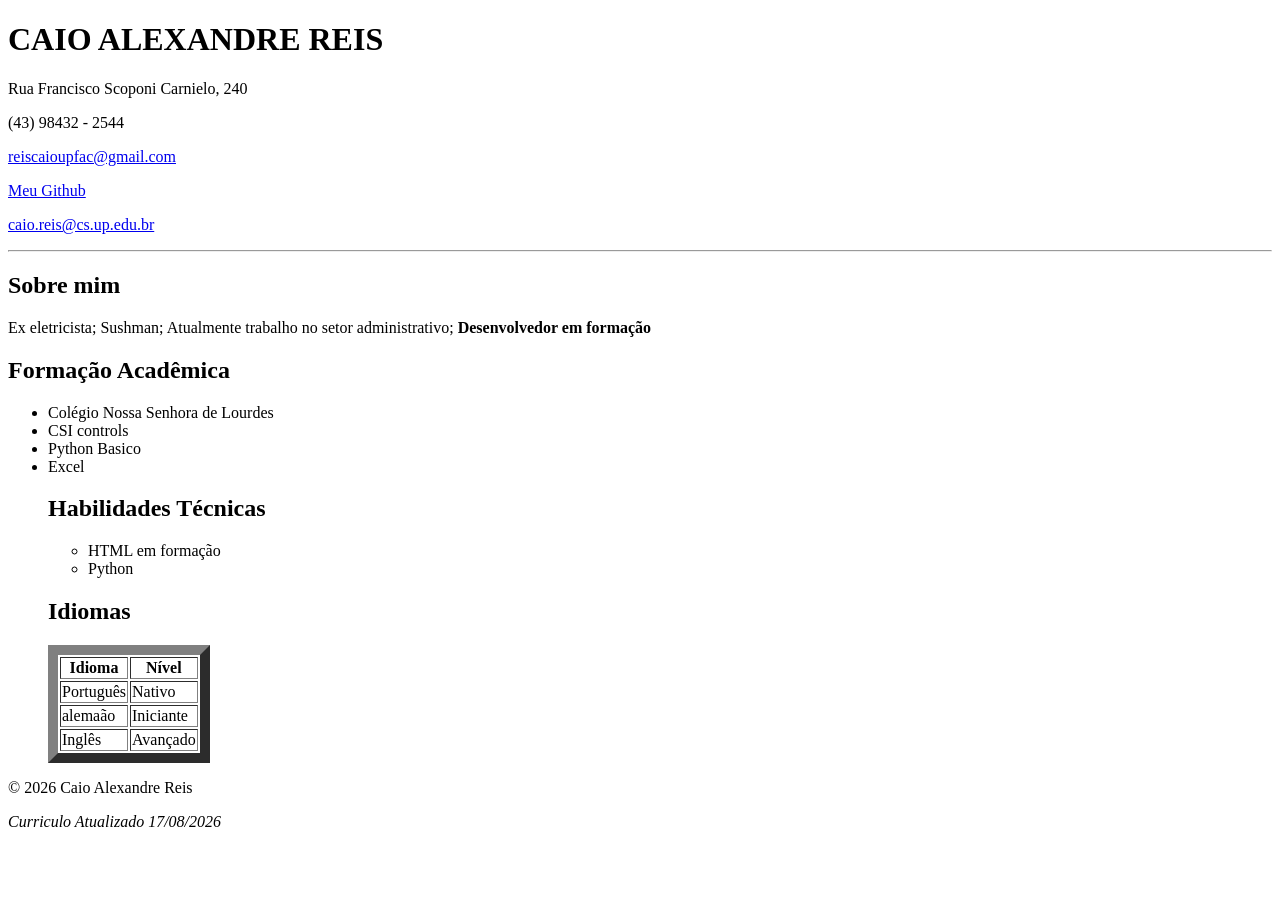
<file: index.html>
<!DOCTYPE html>
<html lang="pt-br"
    <head>
        <meta charset="UTF-8">
        <title>Curriculo Caio</title>
    </head>
    <body>
        <div>
         <h1> CAIO ALEXANDRE REIS </h1>    
        </div>
         <p> Rua Francisco Scoponi Carnielo, 240</p>
        <div>
         <p>(43) 98432 - 2544</p>
         <a href="mailto:reiscaioupfac@gmail.com">reiscaioupfac@gmail.com</a>
        </div>

        <div>

        </div>

    </body>
    </html>
    <p>
            <p> <a href="https://github.com/caioreis2806">Meu Github </p>

            </a>

            <a href="caio: caio.reis@cs.up.edu.br">
                caio.reis@cs.up.edu.br
            </a>
        </section>
        </p>
    </header>
    <hr>
    <main>
        <section>
            <h2>Sobre mim</h2>
            <p> Ex eletricista; Sushman; Atualmente trabalho no setor administrativo;<b> Desenvolvedor em formação </b>
            </p>
            <p> <h2>Formação Acadêmica</h2>
                <p>
                       <ul>
                    <li>Colégio Nossa Senhora de Lourdes</li>
                    <li>CSI controls</li>
                    <li>Python Basico</li>
                    <li>Excel</li>
                </p>
            </p>
            <section>
                <h2>Habilidades Técnicas</h2>
                <ul>
                    <li>HTML em formação</li>
                    <li>Python</li>                    
            </section>
            <section>
                <h2>Idiomas</h2>
                <table border="10">
                    <tr>
                        <th>Idioma</th>
                        <th>Nível</th>
                    </tr>
                    <tr>
                        <td>Português</td>
                        <td>Nativo</td>
                    </tr>
                    <td>alemaão</td>
                    <td>Iniciante</td>
                    <tr>
                        <td>Inglês</td>
                        <td>Avançado</td>
                    </tr>
                    </tr>
                </table>
            </section>
            <div></div>
        </section>
    </main>

    <footer>
        <p>&copy; 2026 Caio Alexandre Reis <p><em>Curriculo Atualizado 17/08/2026</em></p></p>
    </footer>
</body>

</html>
</file>
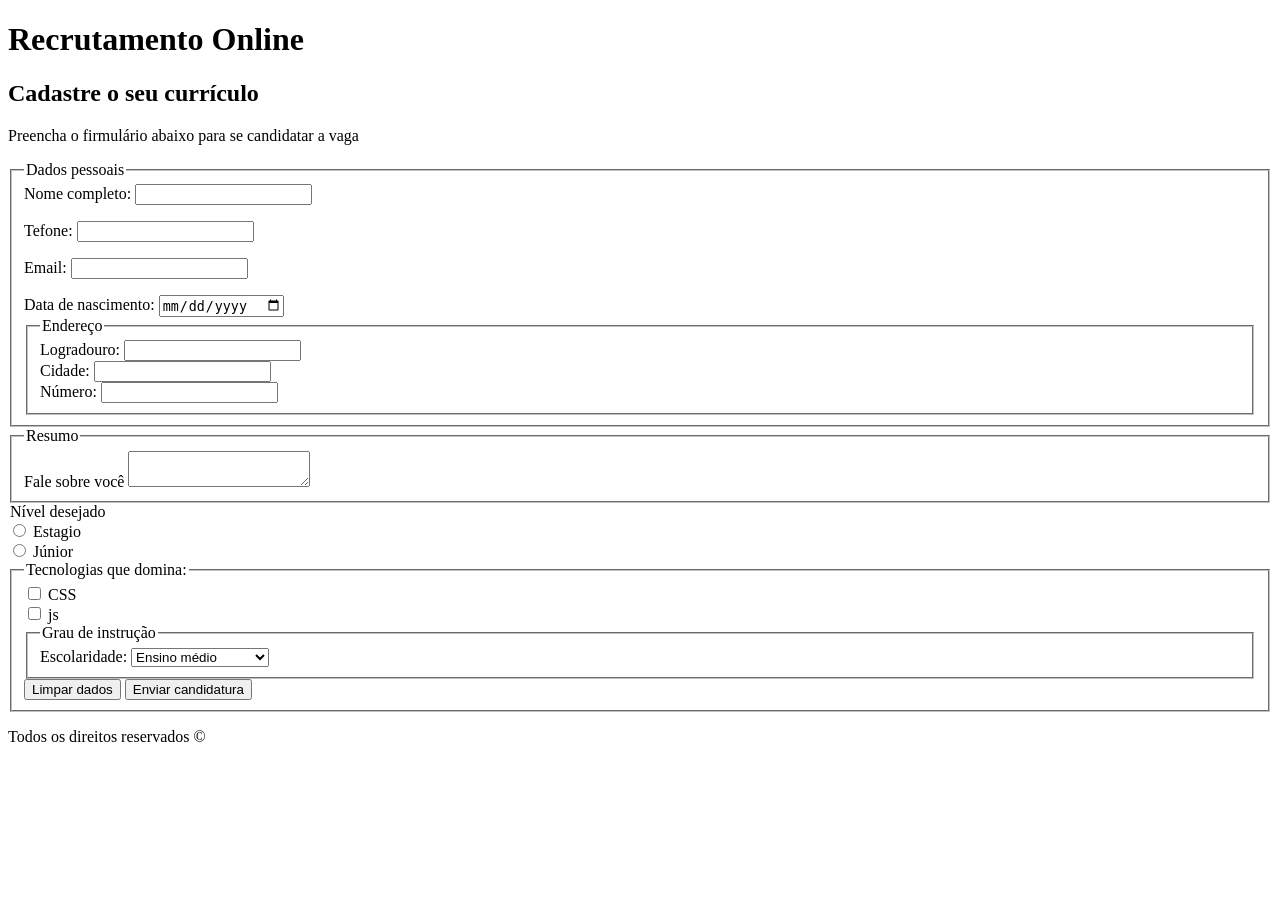
<file: aula 3/index.html>
<!DOCTYPE html>
<html lang="pt-br">
    <head>
      <title>Recrutamento online</title>
        <meta charset="UTF-8">  
      </head>
    <body>
        <header>
            <h1>Recrutamento Online<h1/>

        </header>
         <main>
           <section>
             <h2>Cadastre o seu currículo</h2>
            <form action="#" method="post" >
                <p>Preencha o firmulário abaixo para se candidatar a vaga</p>
                <fieldset> 
                <legend>Dados pessoais</legend>
                   
                 <div>
                <label for "nome_id">Nome completo:</label>
                <input id="nome_id" name="nome" type="text">
                 </div> 
                <p></p>
                 <div>    
                <label for="telefone_id">Tefone:</label>
                <input id="telefone_id" name= "Telefone" type="tel">
                </div>
                <p></p>
                <div>
                    <label for="email_id">Email:</label>
                    <input id="email_id" name="email" type="email">
                </div>
                <p></p>
                <div>
                    <label for=" data_nasc_id">Data de nascimento:</label>
                    <input id="data_nasc_id" type="date">
                </div>

                <fieldset>
                    <legend>Endereço</legend>

                    <div>
                        <label for="Loradouro_id">Logradouro:</label>
                        <input id="Logradouro_id" name="cidade" type="text">
                    </div>

                    <div>
                        <label for="cidade_id">Cidade:</label>
                        <input id="cidade_id" name="cidade" type="text">
                    </div>

                    <div>
                        <label for="numero_id">Número:</label>
                        <input id="numero_id" name="numero" type="number">
                    </div>
                </fieldset>

                </fieldset>

                <fieldset>
                    <legend>Resumo</legend>
                    <div>
                        <label for="resumo_id">Fale sobre você</label>
                        <textarea id="resumo_id"
                                  name="resumo"></textarea>
                    </div>
                
                </fieldset>
                <legend>Nível desejado</legend>
                <div>
                    <input id="nivel_estagio_id" 
                           name="nivel" 
                           type="radio"
                           value="estagio">
                    <label for="nivel_estagio_id">Estagio</label>
                </div>
                <div>
                    <input id="nivel_junior_id" 
                           name="nivel" 
                           type="radio"
                           value="junior">
                    <label for="nivel_junior_id">Júnior</label>
                </div>
            </fieldset>

            <fieldset>
                <legend>Tecnologias que domina:</legend>
                <div>
                    <input id="tec_css_id"
                           name="Tecnologias"
                           type="checkbox"
                           value="css">
                    <label for="tec_css_id">CSS</label>

                </div>
                <div>
                    <input id="tec_js_id"
                           name="Tecnologias"
                           type="checkbox"
                           value="css">
                    <label for="tec_js_id">js</label>

                </div>
                
                <fieldset>
                    <legend>Grau de instrução</legend>
                    <div>
                        <label for="escolaridade_id">Escolaridade:</label>
                        <select id="escolaridade_id" name="escolaridade">
                            <option value="medio">Ensino médio</option>
                            <option value="graduacao">Graduação médio</option>
                            <option value="championsleague">Champions League</option>
                        </select>
                    </div>
                </fieldset>

                <div>
                    <button type="reset">Limpar dados</button>
                    <button type="submit">Enviar candidatura</button>
                </div>

            
            </form>
            </section>
         </main>
          <footer>
            <p>Todos os direitos reservados &copy;</p>
          </footer>
    </body>    
</html>
</file>
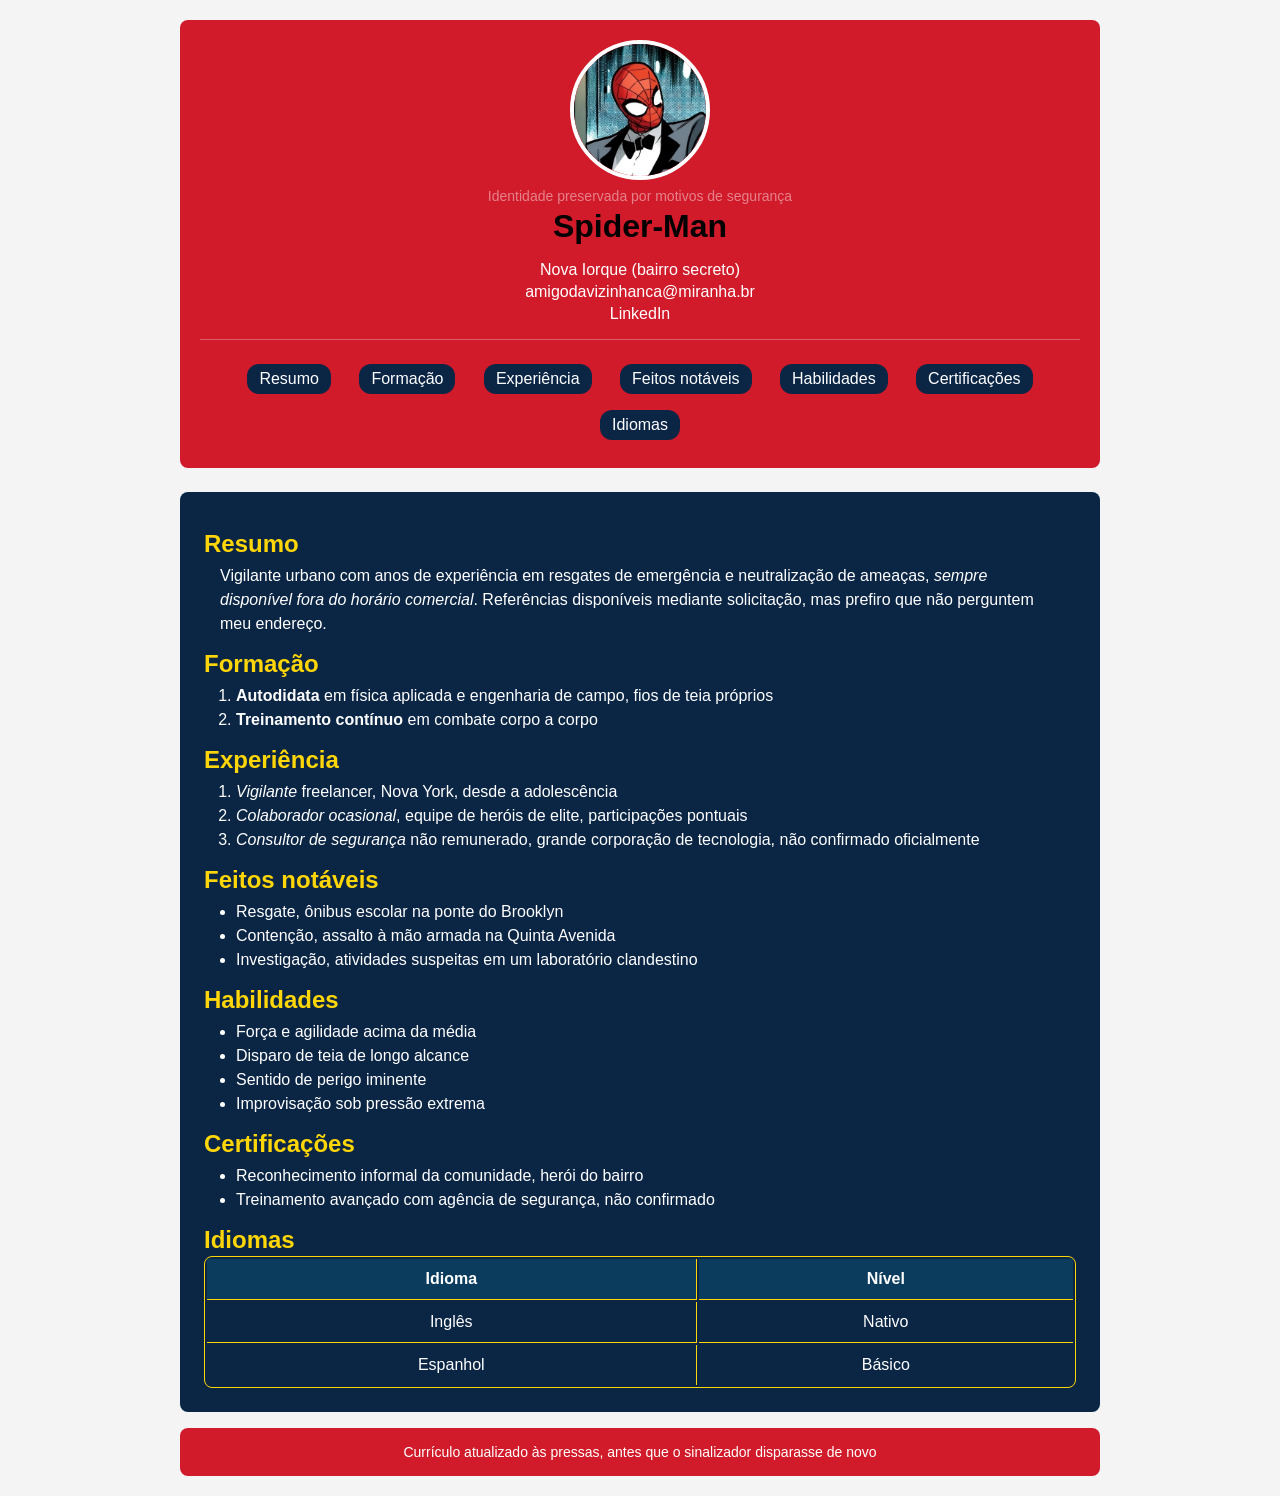
<file: aula-5/index.html>
<!DOCTYPE html>
<html lang="pt-br">
<head>
  <meta charset="UTF-8" />
  <meta name="viewport" content="width=device-width, initial-scale=1.0" />
  <title>Currículo Spider-Man</title>
  <link rel="stylesheet" href="./styles/global.css" />
</head>
<body>
  <header>
    <figure>
      <img src="./images/miranha.jpg" alt="Foto de perfil, pessoa mascarada com traje vermelho e azul" />
      <figcaption>Identidade preservada por motivos de segurança</figcaption>
    </figure>
    <h1 style="color: black;">Spider-Man</h1>
    <div class="header-info">
      <p>Nova Iorque (bairro secreto)</p>
      <p>
        <a href="mailto:amigodavizinhanca@miranha.br">amigodavizinhanca@miranha.br</a>
      </p>
      <p>
        <a href="https://www.linkedin.com/in/miranha/">LinkedIn</a>
      </p>
      <nav>
        <ul>
          <li><a href="#resumo">Resumo</a></li>
          <li><a href="#formacao">Formação</a></li>
          <li><a href="#experiencia">Experiência</a></li>
          <li><a href="#feitos">Feitos notáveis</a></li>
          <li><a href="#habilidades">Habilidades</a></li>
          <li><a href="#certificacoes">Certificações</a></li>
          <li><a href="#idiomas">Idiomas</a></li>
        </ul>
      </nav>
    </div>
  </header>

  <main>
    <section id="resumo">
      <h2>Resumo</h2>
      <p>
        Vigilante urbano com anos de experiência em resgates de emergência e neutralização de ameaças,
        <em>sempre disponível fora do horário comercial</em>. Referências disponíveis mediante solicitação,
        mas prefiro que não perguntem meu endereço.
      </p>
    </section>

    <section id="formacao">
      <h2>Formação</h2>
      <ol>
        <li><strong>Autodidata</strong> em física aplicada e engenharia de campo, fios de teia próprios</li>
        <li><strong>Treinamento contínuo</strong> em combate corpo a corpo</li>
      </ol>
    </section>

    <section id="experiencia">
      <h2>Experiência</h2>
      <ol>
        <li><em>Vigilante</em> freelancer, Nova York, desde a adolescência</li>
        <li><em>Colaborador ocasional</em>, equipe de heróis de elite, participações pontuais</li>
        <li><em>Consultor de segurança</em> não remunerado, grande corporação de tecnologia, não confirmado oficialmente</li>
      </ol>
    </section>

    <section id="feitos">
      <h2>Feitos notáveis</h2>
      <ul>
        <li>Resgate, ônibus escolar na ponte do Brooklyn</li>
        <li>Contenção, assalto à mão armada na Quinta Avenida</li>
        <li>Investigação, atividades suspeitas em um laboratório clandestino</li>
      </ul>
    </section>

    <section id="habilidades">
      <h2>Habilidades</h2>
      <ul>
        <li>Força e agilidade acima da média</li>
        <li>Disparo de teia de longo alcance</li>
        <li>Sentido de perigo iminente</li>
        <li>Improvisação sob pressão extrema</li>
      </ul>
    </section>

    <section id="certificacoes">
      <h2>Certificações</h2>
      <ul>
        <li>Reconhecimento informal da comunidade, herói do bairro</li>
        <li>Treinamento avançado com agência de segurança, não confirmado</li>
      </ul>
    </section>

    <section id="idiomas">
      <h2>Idiomas</h2>
      <table>
        <thead>
          <tr>
            <th scope="col">Idioma</th>
            <th scope="col">Nível</th>
          </tr>
        </thead>
        <tbody>
          <tr>
            <td>Inglês</td>
            <td>Nativo</td>
          </tr>
          <tr>
            <td>Espanhol</td>
            <td>Básico</td>
          </tr>
        </tbody>
      </table>
    </section>
  </main>

  <footer>
    <p>Currículo atualizado às pressas, antes que o sinalizador disparasse de novo</p>
  </footer>
</body>

</html>
</file>
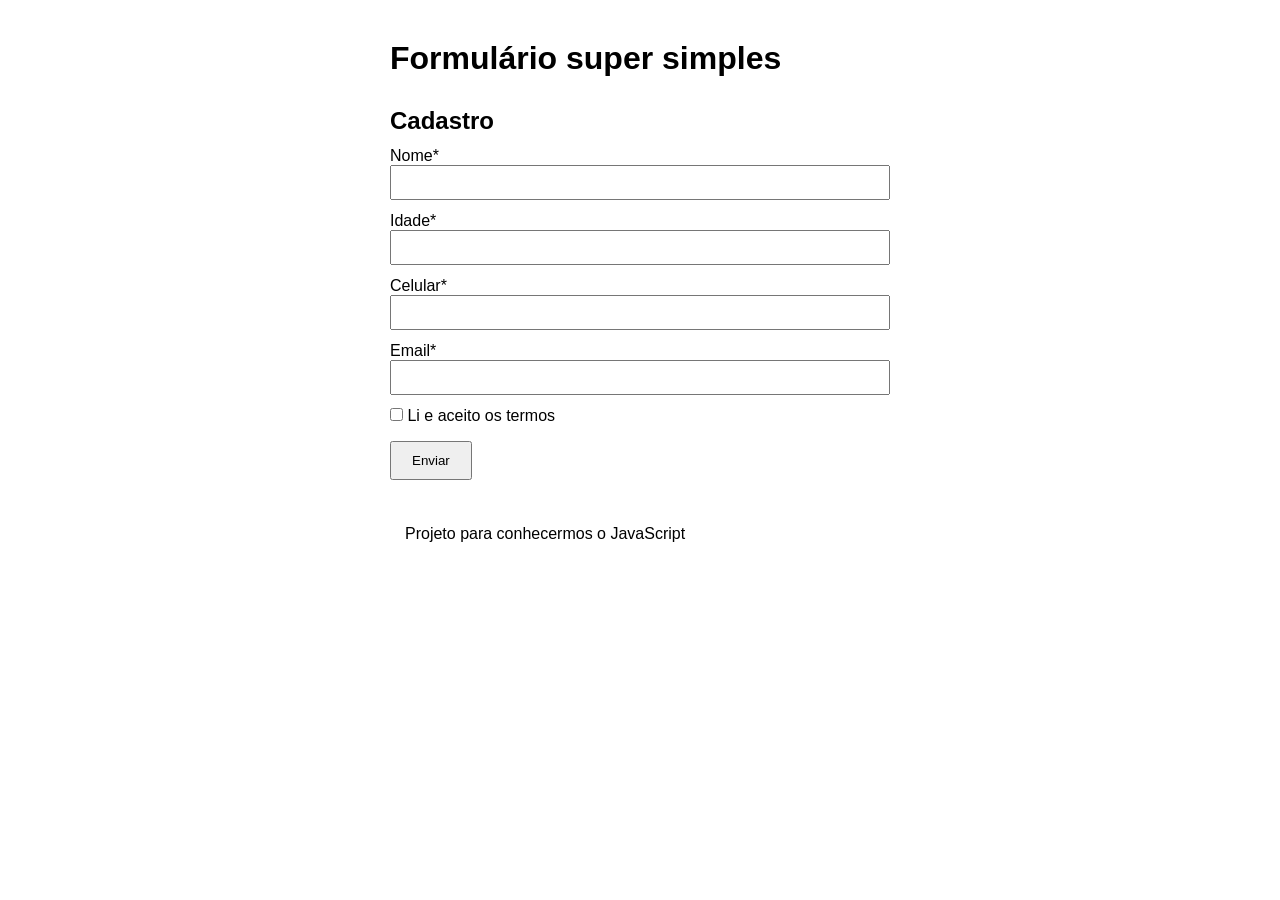
<file: aula-8/index.html>
<!DOCTYPE html>
<html lang="pt-BR">
<head>
  <meta charset="UTF-8">
  <meta name="viewport" content="width=device-width, initial-scale=1.0">
  <link rel="stylesheet" href="styles/global.css">
  <script src="scripts/index.js" defer></script>
  <title>Formulário JS</title>
</head>
<body>
  <header>
    <h1>Formulário super simples</h1>
  </header>
  <main>
    <h2>Cadastro</h2>
    <form id="cadastro" novalidate onsubmit="executar(event)">
      <label for="nome">Nome*</label>
      <input type="text" id="nome">
      <p id="erro-nome" class="oculto"></p>

      <label for="idade">Idade*</label>
      <input type="number" id="idade">
      <p id="erro-idade" class="oculto"></p>

      <label for="Celular">Celular*</label>
      <input type="text" id="celular" oninput="mascararCelular(event)">
      <p id="erro-celular" class="oculto"></p>


      <label for="email">Email*</label>
      <input type="email" id="email">
      <p id="erro-email" class="oculto"></p>

      <label>
        <input type="checkbox" id="termos">
        Li e aceito os termos
        <p id="erro-termos" class="oculto"></p>
      </label>

      <button type="submit">Enviar</button>
      <p id="concluido" class="oculto"></p>

    </form>
  </main>
  <footer>
    <p>Projeto para conhecermos o JavaScript</p>
  </footer>
</body>
</html>
</file>
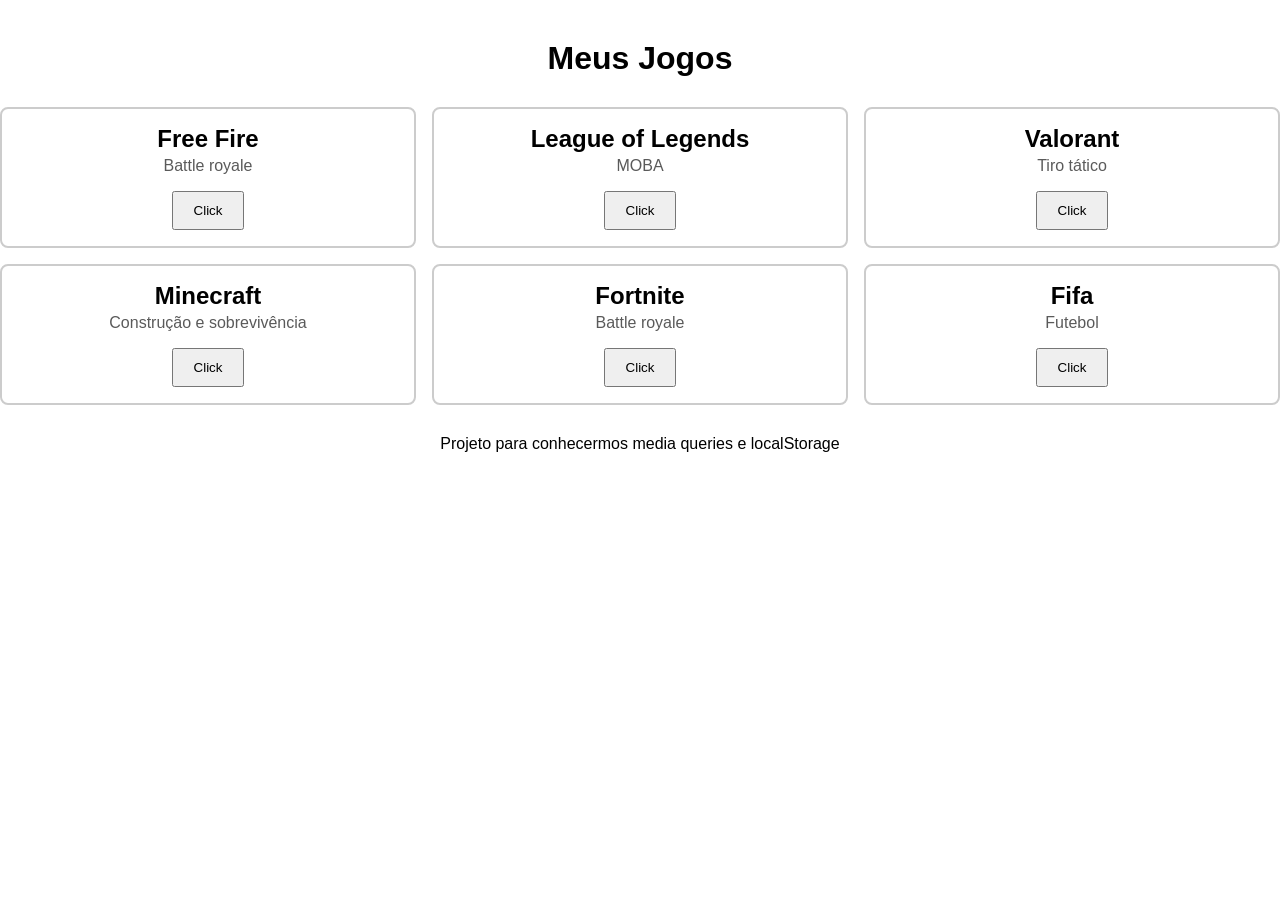
<file: aula-9/index.html>
<!DOCTYPE html>
<html lang="pt-BR">
<head>
  <meta charset="UTF-8">
  <meta name="viewport" content="width=device-width, initial-scale=1.0">
  <link rel="stylesheet" href="./styles/global.css">
  <script src="./scripts/index.js" defer></script>
  <title>Meus Jogos</title>
</head>
<body>
  <header>
    <h1>Meus Jogos</h1>
  </header>
  <main>
    <section class="container-cards">

      <div class="card" id="free-fire">
        <h2>Free Fire</h2>
        <p>Battle royale</p>
        <button onclick="marcar('free-fire', 'Free fire')">Click</button>
      </div>

      <div class="card" id="lol">
        <h2>League of Legends</h2>
        <p>MOBA</p>
        <button onclick="marcar('lol', 'League of Legends')">Click</button>
      </div>

      <div class="card" id="valorant">
        <h2>Valorant</h2>
        <p>Tiro tático</p>
        <button onclick="marcar('valorant', 'Valorant')">Click</button>
      </div>

      <div class="card" id="minecraft">
        <h2>Minecraft</h2>
        <p>Construção e sobrevivência</p>
        <button onclick="marcar('minecraft', 'Minecraft')">Click</button>
      </div>

      <div class="card" id="fortnite">
        <h2>Fortnite</h2>
        <p>Battle royale</p>
        <button onclick="marcar('fortnite', 'Fortnite')">Click</button>
      </div>

      <div class="card" id="fifa">
        <h2>Fifa</h2>
        <p>Futebol</p>
        <button onclick="marcar('fifa', 'Fifa')">Click</button>
      </div>

    </section>
  </main>
  <footer>
    <p>Projeto para conhecermos media queries e localStorage</p>
  </footer>
</body>
</html>
</file>
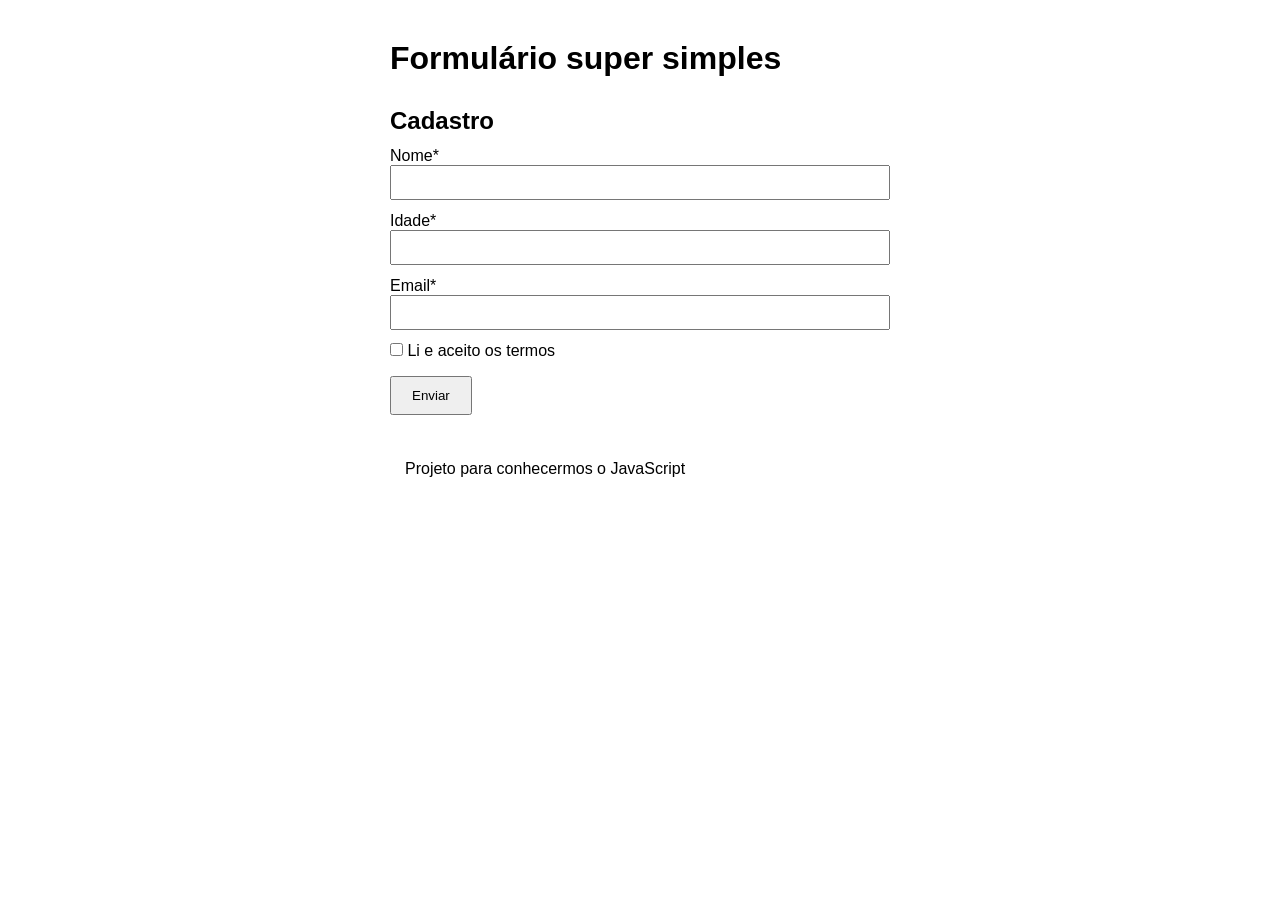
<file: aula07/index.html>
<!DOCTYPE html>
<html lang="pt-br">
<head>
  <meta charset="UTF-8">
  <meta name="viewport" content="width=device-width, initial-scale=1.0">
  <title>Aprendeno JavaScript</title>
  <link rel="stylesheet" href="./styles/global.css">
  <script src="./scripts/index.js" defer></script>
</head>
<body>
  <header>
    <h1>Formulário super simples</h1>
  </header>

  <main>
    <h2>Cadastro</h2>
    <form id=cadastro">

      <label for="nome">Nome*</label>
      <input type="text" id="nome">
      <p id="erro-nome" class="oculto"></p>

      <label for="idade">Idade*</label>
      <input type="number" id="idade">
      <p id="erro-idade" class="oculto"></p>

      <label for="email">Email*</label>
      <input type="email" id="email">
      <p id="erro-email" class="oculto"></p>

      <label for="">
        <input type="checkbox" id="termos">
        <span>Li e aceito os termos</span>
        <p id="erro-termos" class="oculto"></p>
      </label>

      <button onclick="executar(event)">Enviar</button>
      <p id="concluido" class="oculto"></p>

    </form>
  </main>

  <footer>
    <p>Projeto para conhecermos o JavaScript</p>
  </footer>
</body>
</html>
</file>
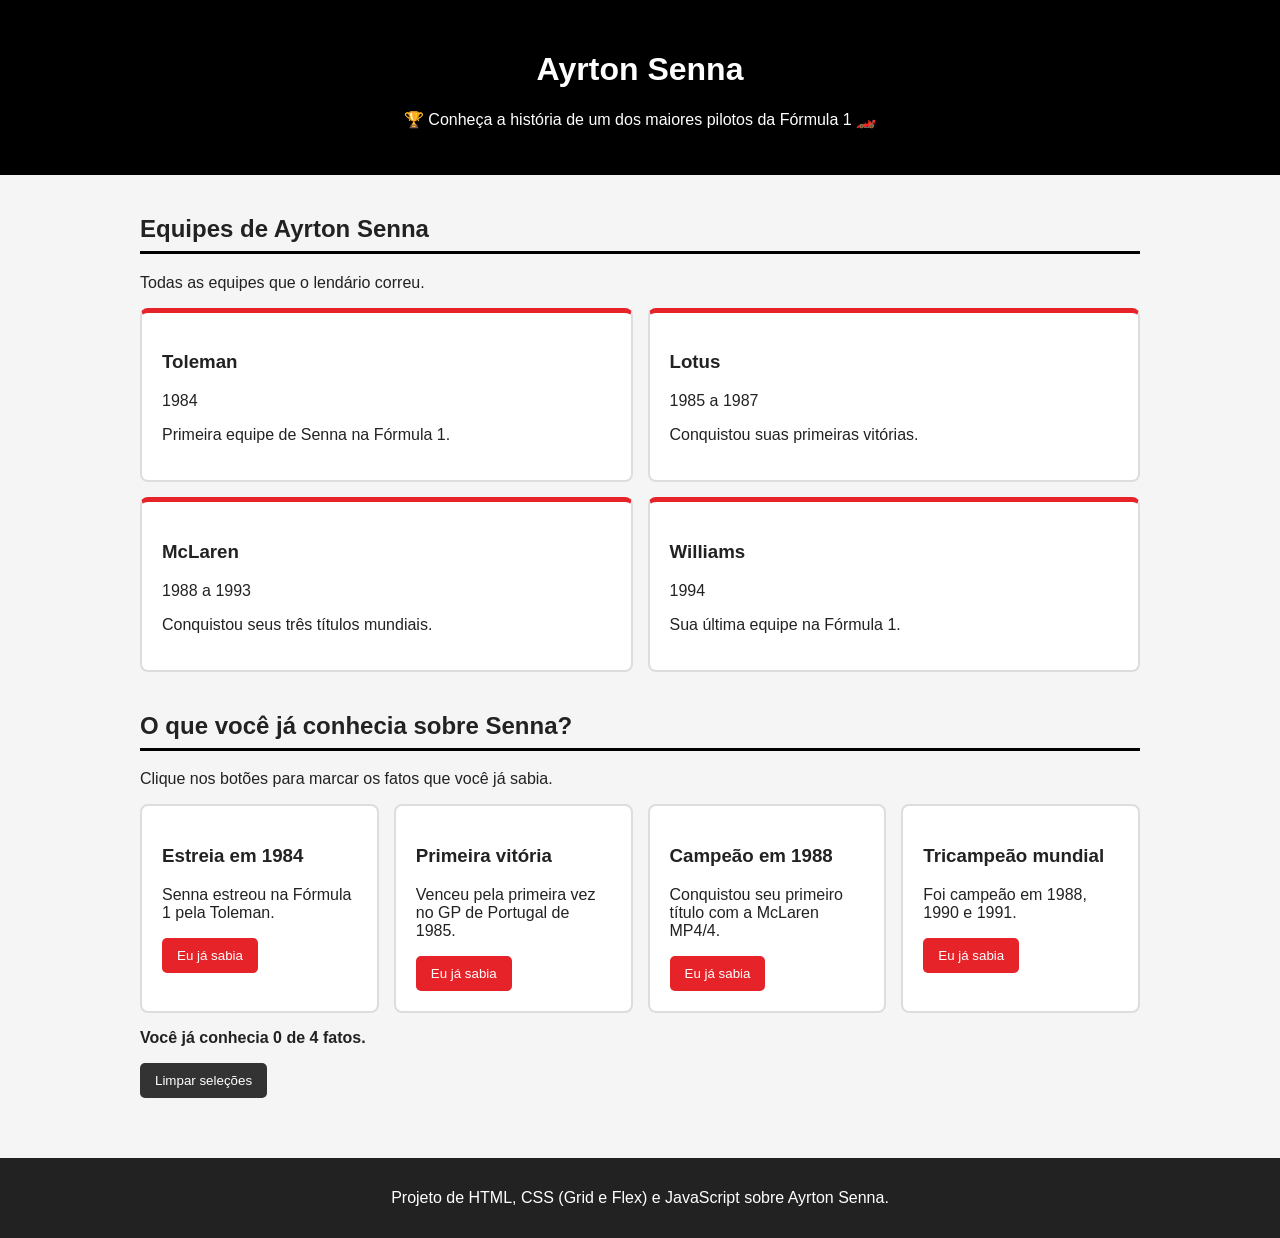
<file: aula_6/atividade/index.html>
<!DOCTYPE html>
<html lang="pt-BR">
<head>
  <meta charset="UTF-8">
  <meta name="viewport" content="width=device-width, initial-scale=1.0">
  <link rel="stylesheet" href="./styles/global.css">
  <script src="./scripts/index.js" defer></script>
  <title>Ayrton Senna - História</title>
</head>
<body>
  <header>
    <h1>Ayrton Senna</h1>
    <p>🏆 Conheça a história de um dos maiores pilotos da Fórmula 1 🏎️ </p>
  </header>

  <main>
    <section>
      <h2>Equipes de Ayrton Senna</h2>
      <p>Todas as equipes que o lendário correu.</p>
      
      <div class="container-equipes">
        <div class="equipe"><h3>Toleman</h3>
          <p>1984</p><p>Primeira equipe de Senna na Fórmula 1.</p></div>
        <div class="equipe"><h3>Lotus</h3><p>1985 a 1987</p><p>Conquistou suas primeiras vitórias.</p></div>
        <div class="equipe"><h3>McLaren</h3><p>1988 a 1993</p><p>Conquistou seus três títulos mundiais.</p></div>
        <div class="equipe"><h3>Williams</h3><p>1994</p><p>Sua última equipe na Fórmula 1.</p></div>
      </div>
    
    </section>

    <section>
      <h2>O que você já conhecia sobre Senna?</h2>
      <p>Clique nos botões para marcar os fatos que você já sabia.</p>
      <div class="container-historia">
        <div class="card" id="estreia"><h3>Estreia em 1984</h3><p>Senna estreou na Fórmula 1 pela Toleman.</p><button onclick="marcar('estreia')">Eu já sabia</button></div>
        <div class="card" id="primeira-vitoria"><h3>Primeira vitória</h3><p>Venceu pela primeira vez no GP de Portugal de 1985.</p><button onclick="marcar('primeira-vitoria')">Eu já sabia</button></div>
        <div class="card" id="titulo-1988"><h3>Campeão em 1988</h3><p>Conquistou seu primeiro título com a McLaren MP4/4.</p><button onclick="marcar('titulo-1988')">Eu já sabia</button></div>
        <div class="card" id="tres-titulos"><h3>Tricampeão mundial</h3><p>Foi campeão em 1988, 1990 e 1991.</p><button onclick="marcar('tres-titulos')">Eu já sabia</button></div>
      </div>
      <p id="resultado">Você já conhecia 0 de 4 fatos.</p>
      <button class="limpar" onclick="limparSelecoes()">Limpar seleções</button>
    </section>
  </main>

  <footer><p>Projeto de HTML, CSS (Grid e Flex) e JavaScript sobre Ayrton Senna.</p></footer>
</body>
</html>
</file>
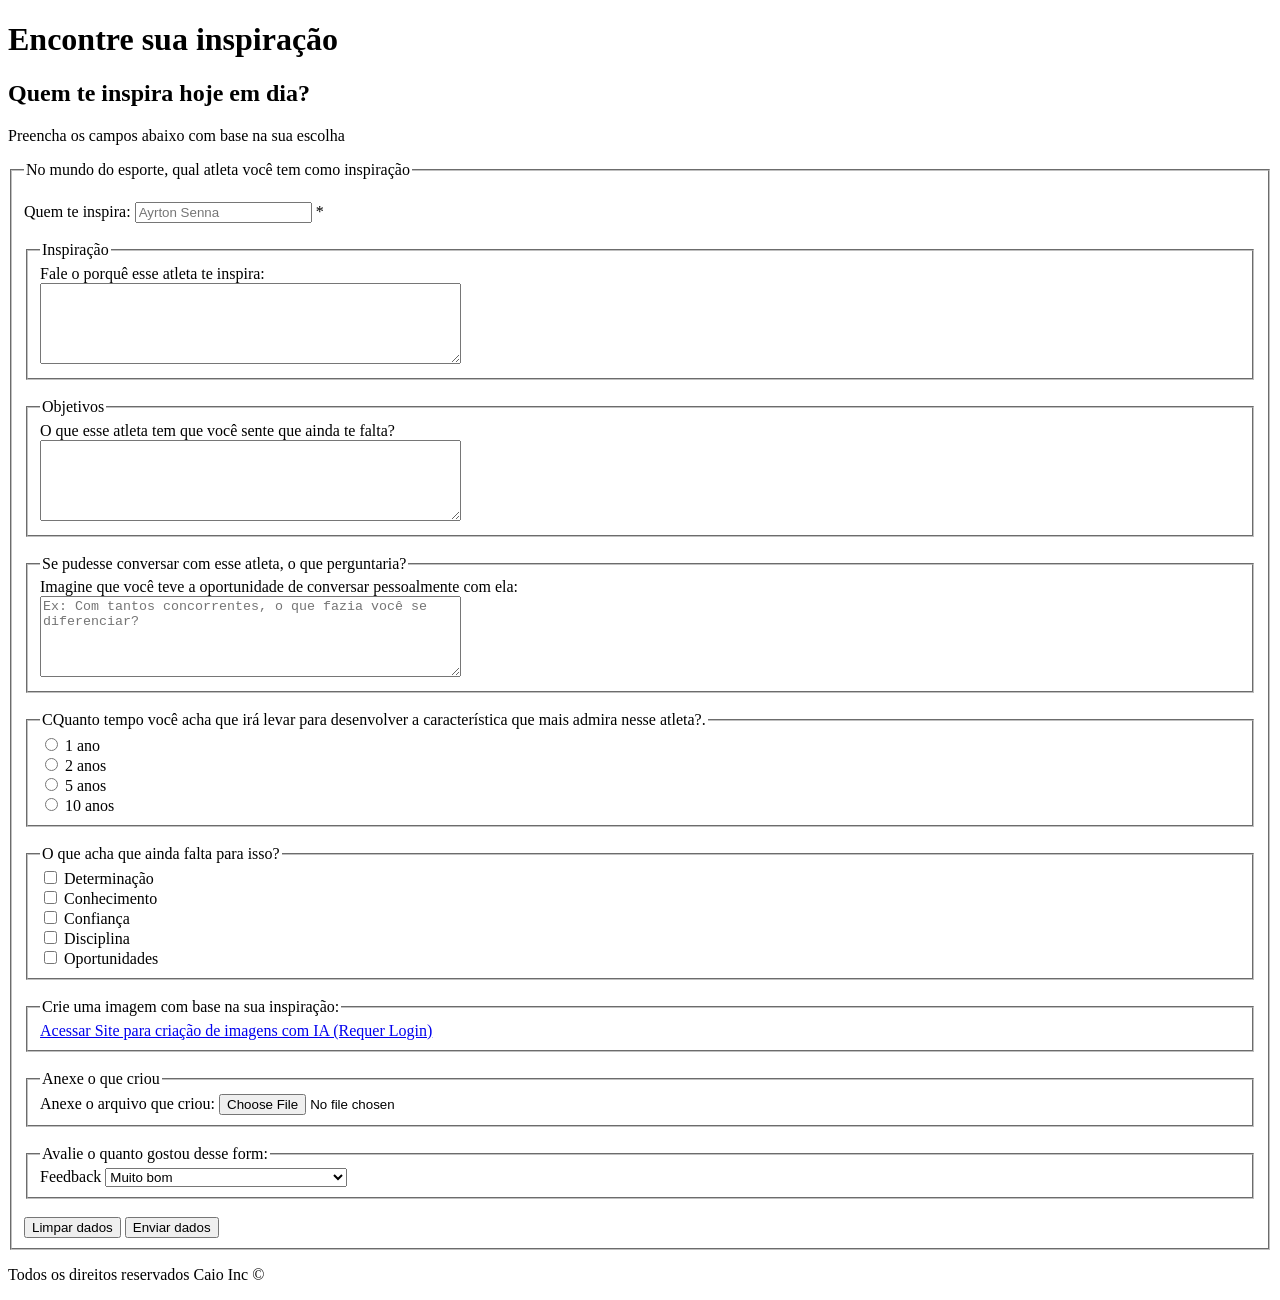
<file: aula-4/idex.html>
<!DOCTYPE html>
<html lang="pt-br">
    <head>
        <title>Encontre sua inspiração</title>
        <meta charset="UTF-8">
    </head>

    <body>
        <header>
            <h1>Encontre sua inspiração</h1>
        </header>

        <main>
            <section>
                <h2>Quem te inspira hoje em dia?</h2>

                <form action="https://postman-echo.com/post" method="post" enctype="multipart/form-data">

                    <p>Preencha os campos abaixo com base na sua escolha</p>

                    <fieldset>
                        <legend>No mundo do esporte, qual atleta você tem como inspiração</legend>
                        <br>

                        <div>
                            <label for="nome_id">Quem te inspira:</label>
                            <input
                                id="nome_id"
                                name="nome"
                                type="text"
                                placeholder="Ayrton Senna"
                                pattern="[A-Za-zÀ-ÿ ]{3,50}"
                                title="Digite um nome contendo apenas letras e espaços, entre 3 e 50 caracteres"
                                required
                            > *
                        </div>

                        

                        <br>

                        <fieldset>
                            <legend>Inspiração</legend>

                            <div>
                                <label for="resumo_id">
                                    Fale o porquê esse atleta te inspira:
                                </label>

                                <br>

                                <textarea
                                    id="resumo_id"
                                    name="resumo"
                                    rows="5"
                                    cols="50"
                                ></textarea>
                            </div>
                        </fieldset>

                        <br>

                        <fieldset>
                            <legend>Objetivos</legend>

                            <div>
                                <label for="comum_id">
                                    O que esse atleta tem que você sente que ainda te falta?
                                </label>

                                <br>

                                <textarea
                                    id="comum_id"
                                    name="comum"
                                    rows="5"
                                    cols="50"
                                ></textarea>
                            </div>
                        </fieldset>

                        <br>

   <!-- Pergunta para a pessoa -->
<fieldset>
    <legend>Se pudesse conversar com esse atleta, o que perguntaria?</legend>

    <div>
        <label for="pergunta_id">
            Imagine que você teve a oportunidade de conversar pessoalmente com ela:
        </label>

                <br>

                  <textarea
                      id="pergunta_id"
                     name="pergunta"
                     rows="5"
                      cols="50"
                     placeholder="Ex: Com tantos concorrentes, o que fazia você se diferenciar?"
                ></textarea>
               </div>
         </fieldset>


                        <br>

                        <fieldset>
                            <legend>CQuanto tempo você acha que irá levar para desenvolver a característica que mais admira nesse atleta?.</legend>

                            <div>
                                <input
                                    id="tempo_1_id"
                                    name="tempo"
                                    type="radio"
                                    value="1_ano"
                                >
                                <label for="tempo_1_id">1 ano</label>
                            </div>

                            <div>
                                <input
                                    id="tempo_2_id"
                                    name="tempo"
                                    type="radio"
                                    value="2_anos"
                                >
                                <label for="tempo_2_id">2 anos</label>
                            </div>

                            <div>
                                <input
                                    id="tempo_5_id"
                                    name="tempo"
                                    type="radio"
                                    value="5_anos"
                                >
                                <label for="tempo_5_id">5 anos</label>
                            </div>

                            <div>
                                <input
                                    id="tempo_10_id"
                                    name="tempo"
                                    type="radio"
                                    value="10_anos"
                                >
                                <label for="tempo_10_id">10 anos</label>
                            </div>
                        </fieldset>

                        <br>

                        <fieldset>
                            <legend>O que acha que ainda falta para isso?</legend>

                            <div>
                                <input
                                    id="falta_dinheiro_id"
                                    name="falta"
                                    type="checkbox"
                                    value="dinheiro"
                                >
                                <label for="falta_dinheiro_id">Determinação</label>
                            </div>

                            <div>
                                <input
                                    id="falta_conhecimento_id"
                                    name="falta"
                                    type="checkbox"
                                    value="conhecimento"
                                >
                                <label for="falta_conhecimento_id">Conhecimento</label>
                            </div>

                            <div>
                                <input
                                    id="falta_confianca_id"
                                    name="falta"
                                    type="checkbox"
                                    value="confianca"
                                >
                                <label for="falta_confianca_id">Confiança</label>
                            </div>

                            <div>
                                <input
                                    id="falta_disciplina_id"
                                    name="falta"
                                    type="checkbox"
                                    value="disciplina"
                                >
                                <label for="falta_disciplina_id">Disciplina</label>
                            </div>

                            <div>
                                <input
                                    id="falta_oportunidades_id"
                                    name="falta"
                                    type="checkbox"
                                    value="oportunidades"
                                >
                                <label for="falta_oportunidades_id">Oportunidades</label>
                            </div>
                       
                           
                        </fieldset>

                        <br>
                            <fieldset>
                              <legend>Crie uma imagem com base na sua inspiração:</legend>

                           <a href="https://gemini.google.com/?is_sa=1&is_sa=1&android-min-version=301356232&ios-min-version=322.0&campaign_id=bkws&utm_source=sem&utm_medium=paid-media&utm_campaign=bkws&pt=9008&mt=8&ct=p-growth-sem-bkws&gclsrc=aw.ds&gad_source=1&gad_campaignid=20437330524&gbraid=0AAAAApk5Bhnpz6449UpMJzAS95z3ZZ9wy&gclid=EAIaIQobChMI7bKgubzilgMV3U5IAB0caypHEAAYASAAEgIaifD_BwE" target="_blank">
                                Acessar Site para criação de imagens com IA (Requer Login)
                           </a>
                              </fieldset>

                        <br>

                        
                         <fieldset>
                           <legend>Anexe o que criou</legend>
                        <div>
                            <label for="foto_id">Anexe o arquivo que criou:</label>
                            <input
                                id="foto_id"
                                name="foto"
                                type="file"
                                accept="image/*"
                            >
                        </div>
                     </fieldset>

                     
                        <br>

                        <fieldset>
                            <legend>Avalie o quanto gostou desse form:</legend>

                            <div>
                                <label for="feedback_id">Feedback</label>

                                <select id="feedback_id" name="feedback">
                                    <option value="bem_mequetrefe">Muito bom</option>
                                    <option value="mediano">Mediano</option>
                                    <option value="bom">mais ou menos em...</option>
                                    <option value="parabens_bom_demais">Melhor trancar o curso, meu patrão... </option>
                                </select>
                            </div>
                        </fieldset>

                        <br>

                        <div>
                            <button type="reset">Limpar dados</button>
                            <button type="submit">Enviar dados</button>
                        </div>

                    </fieldset>

                </form>
            </section>
        </main>

        <footer>
            <p>Todos os direitos reservados Caio Inc &copy;</p>
        </footer>
    </body>
</html>
</file>
<file: aula-5/styles/global.css>
* {
 margin: 0;
 padding: 0;
 box-sizing: border-box;   
}

body {
  background-color: white;
  font-size: 16px;
  font-family: Arial, Helvetica, sans-serif;  
  color: #1a1a1a;
  background-color: #f4f4f4;
  padding: 1.25rem;
  max-width: 60rem;
  margin: auto;
}

header {
  background-color: #d11a2a;
  color: #ffffff;
  border-radius: 0.5rem;
  text-align: center;
  padding: 1.25rem;
}

header img {
  width: 8.75rem;
  height: 8.75rem;
  border-radius: 50%;
  border: 0.25rem solid #ffffff; 
}

header figcaption {
  font-size: 0.875rem;
  opacity: 0.45;
  margin-top: 0.25rem;

}

header h1{
  margin-top: 0.25rem;
  font-size: 2rem;
}

/*criação de classes*/
.header-info {
  margin-top: 1rem;
  
}

header p{
  margin-top: 0.25rem;

}

a {
   color: inherit;
   text-decoration: none;
}

a:hover {
  opacity: 0.8;
  cursor: pointer;
  color: #f6ff00;
  transition: 0.5s;

}

nav {
  margin-top: 1rem;
  padding-top: 1rem;
  border-top: 0.0625rem solid rgba(255, 255, 255, 0.3);
}

nav ul {
  list-style: none;
}

nav li {
  display: inline-block;
  margin: 0.25rem 0.5rem;
}

nav a {
  display: block;
  background-color: #0b2545;
  padding: 0.375rem 0.75rem;
  border-radius:0.75rem;
  margin: 0.25rem;
}

main {
  padding: 1.5rem;
  color: #ffffff;
  background-color: #0b2545;
  margin-top: 1.5rem;
  border-radius: 0.5rem;
}

section {
  margin-top: 1rem;
  line-height: 1.5rem;
}

section h2 {
  color: #ffd607;

}

section p {
  margin:0.5rem 1rem;

}

section ul,
section ol{
  margin: 0.5rem 1rem;
  padding-left: 1rem;
}

table {
  width: 100%;
  margin-top: 0.25rem;
  border: 1px solid #ffd607;
  border-radius: 0.5rem;
}

table th {
  background-color: #0b3c5d;
}

table th,
table td {
  padding: 0.5rem;
  text-align: center;
  border-right: 1px solid #ffd607;
  border-bottom: 1px solid #ffd607;
}

table th:last-child,
table td:last-child {
  border-right: none;
} 

table tr:last-child td {
  border-bottom: none;
}

footer {
  margin-top: 1rem;
  font-size: 0.875rem;
  text-align: center;
  color: #ffffff;
  background-color: #d11a2a;
  padding: 1rem;
  border-radius: 0.5rem;
}
</file>
<file: aula-8/styles/global.css>
* {
  margin: 0;
  padding: 0;
  box-sizing: border-box;
}

html {
  font-size: 62.5%;
}

body {
  font-family: Arial, sans-serif;
  font-size: 1.6rem;
  max-width: 50rem;
  margin: 4rem auto;
}

main {
  margin-top: 3rem;
}

footer {
  margin-top: 3rem;
}

footer p {
  margin-top: 1rem;
  padding: 1.5rem;
}

label {
  display: block;
  margin-top: 1.2rem;
}

input[type="text"],
input[type="number"],
input[type="email"] {
  padding: 0.8rem;
  width: 100%;
}

button {
  padding: 1rem 2rem;
  margin-top: 1.6rem;
}

.oculto {
  display: none;
}

.sucesso {
  background-color: #ffe08a;
  font-weight: bold;
}

.erro {
  color: #8a1c1c;
  background-color: #ffe6e6;
}
</file>
<file: aula-9/styles/global.css>
* {
  margin: 0;
  padding: 0;
  box-sizing: border-box;
}

html {
  font-size: 62.5%;
}

body {
  font-family: Arial, sans-serif;
  font-size: 1.6rem;
  margin: 4rem auto;
}

h1 {
  text-align: center;
}

main {
  margin-top: 3rem;
}

footer {
  margin-top: 3rem;
  text-align: center;
}

button {
  padding: 1rem 2rem;
  margin-top: 1.6rem;
}

.container-cards {
  display: grid;
  grid-template-columns: 1fr;
  gap: 1.6rem;
}

@media (min-width: 768px) {
  .container-cards {
    grid-template-columns: 1fr 1fr;
  }
}

@media (min-width: 992px) {
  .container-cards {
    grid-template-columns: 1fr 1fr 1fr;
  }
}

.card {
  padding: 1.6rem;
  border: 0.2rem solid #cccccc;
  border-radius: 0.8rem;
  text-align: center;
}

.card p {
  margin-top: 0.4rem;
  color: #5a5a5a;
}

.marcado {
  border-color: #0d35de;
  background-color: #e9ecf5;
}
</file>
<file: aula07/styles/global.css>
* {
  box-sizing: border-box;
  margin: 0;
  padding: 0;
}

html {
  font-size: 62.5%;
}

body {
  font-family: Arial, sans-serif;
  font-size: 1.6rem;
  max-width: 50rem;
  margin: 4rem auto;
}

main {
  margin-top: 3rem;
}

footer {
  margin-top: 3rem;
}

footer p {
  margin-top: 1rem;
  padding: 1.5rem;
}

label {
  display: block;
  margin-top: 1.2rem;
}

input[type="text"], 
input[type="number"],
input[type="email"] {
  padding: 0.8rem;
  width: 100%;
}

button {
  padding: 1rem 2rem;
  margin-top: 1.6rem;
}

.oculto {
  display: none;
}

.sucesso {
  background-color: #ffe08a;
  font-weight: bold;
}

.erro {
  color: #8a1c1c;
  background-color: #ffe6e6;
}
</file>
<file: aula_6/atividade/styles/global.css>
/* Cores inspiradas na McLaren MP4/4 */
body {
  margin: 0;
  font-family: Arial, sans-serif;
  background-color: #f5f5f5;
  color: #222;
}

header {
  background-color: #000000;
  color: white;
  text-align: center;
  padding: 30px;
}

main {
  max-width: 1000px;
  margin: auto;
  padding: 20px;
}

section { margin-bottom: 40px; }
h2 { border-bottom: 3px solid #000000; padding-bottom: 8px; }

/* Display Grid: organiza as equipes em colunas */
.container-equipes {
  display: grid;
  grid-template-columns: repeat(2, 1fr);
  gap: 15px;
}

.equipe, .card {
  background-color: white;
  border: 2px solid #ddd;
  border-radius: 8px;
  padding: 20px;
}

.equipe { border-top: 5px solid #e52329; }

/* Display Flex: organiza os fatos lado a lado */
.container-historia {
  display: flex;
  flex-wrap: wrap;
  gap: 15px;
}

.card {
  flex: 1 1 190px;
}

button {
  background-color: #e52329;
  color: white;
  border: none;
  padding: 10px 15px;
  cursor: pointer;
  border-radius: 5px;
}

button:hover { background-color: #b91b20; }

/* Aparência dos fatos marcados */
.card.selecionado {
  background-color: #ffe7e7;
  border-color: #e52329;
}

#resultado { font-weight: bold; }
.limpar { background-color: #333; }

footer {
  background-color: #222;
  color: white;
  text-align: center;
  padding: 15px;
}

/* Em telas pequenas, as equipes ficam em uma coluna */
@media (max-width: 600px) {
  .container-equipes { grid-template-columns: 1fr; }
  .card { flex-basis: 100%; }
}
</file>
